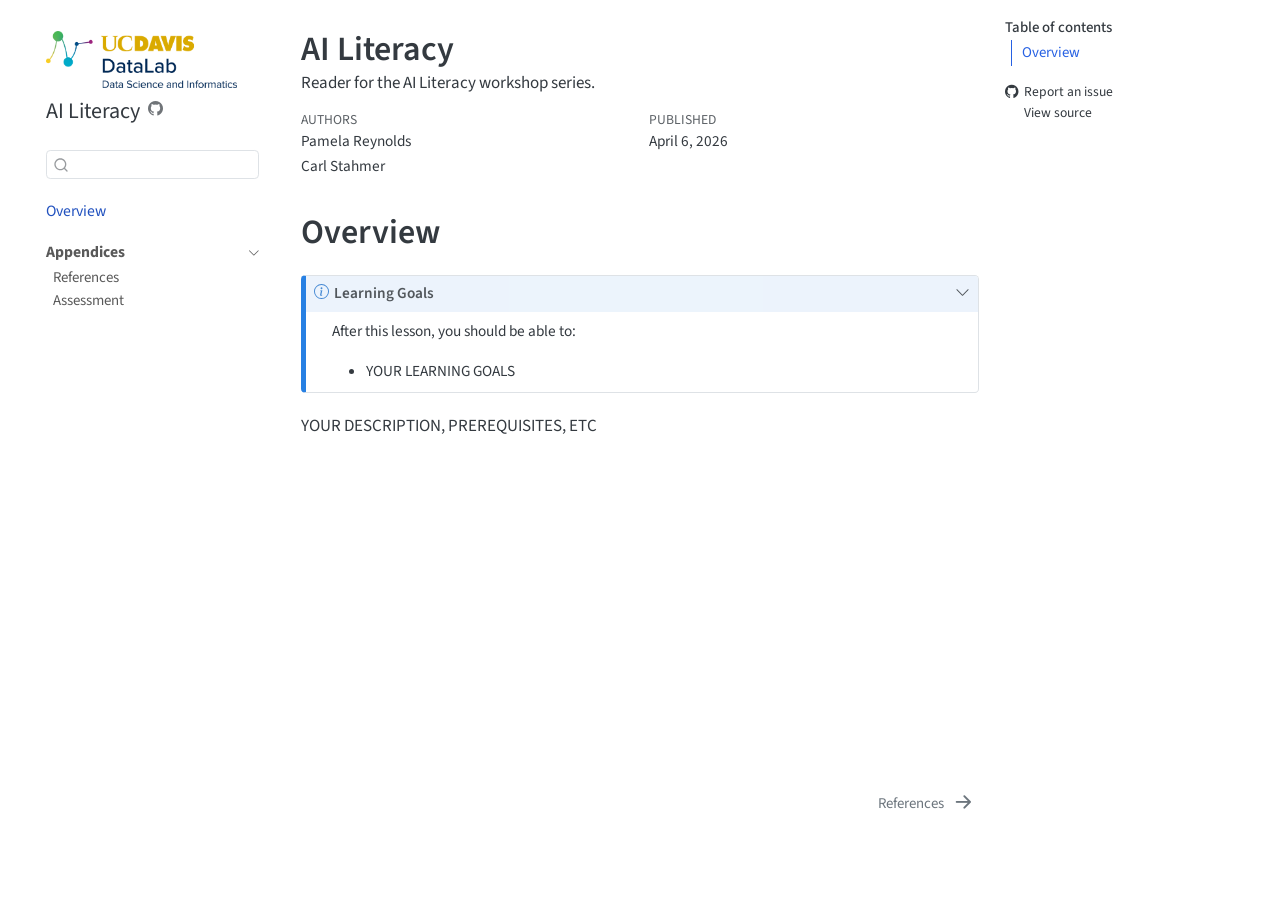
<file: index.html>
<!DOCTYPE html>
<html xmlns="http://www.w3.org/1999/xhtml" lang="en" xml:lang="en"><head>

<meta charset="utf-8">
<meta name="generator" content="quarto-1.8.27">

<meta name="viewport" content="width=device-width, initial-scale=1.0, user-scalable=yes">

<meta name="author" content="Pamela Reynolds">
<meta name="author" content="Carl Stahmer">
<meta name="dcterms.date" content="2026-04-06">
<meta name="description" content="Reader for the AI Literacy workshop series.">

<title>AI Literacy</title>
<style>
code{white-space: pre-wrap;}
span.smallcaps{font-variant: small-caps;}
div.columns{display: flex; gap: min(4vw, 1.5em);}
div.column{flex: auto; overflow-x: auto;}
div.hanging-indent{margin-left: 1.5em; text-indent: -1.5em;}
ul.task-list{list-style: none;}
ul.task-list li input[type="checkbox"] {
  width: 0.8em;
  margin: 0 0.8em 0.2em -1em; /* quarto-specific, see https://github.com/quarto-dev/quarto-cli/issues/4556 */ 
  vertical-align: middle;
}
</style>


<script src="site_libs/quarto-nav/quarto-nav.js"></script>
<script src="site_libs/quarto-nav/headroom.min.js"></script>
<script src="site_libs/clipboard/clipboard.min.js"></script>
<script src="site_libs/quarto-search/autocomplete.umd.js"></script>
<script src="site_libs/quarto-search/fuse.min.js"></script>
<script src="site_libs/quarto-search/quarto-search.js"></script>
<meta name="quarto:offset" content="./">
<link href="./chapters/references.html" rel="next">
<link href=".//images/logos/datalab-logo_square_150x150.png" rel="icon" type="image/png">
<script src="site_libs/quarto-html/quarto.js" type="module"></script>
<script src="site_libs/quarto-html/tabsets/tabsets.js" type="module"></script>
<script src="site_libs/quarto-html/axe/axe-check.js" type="module"></script>
<script src="site_libs/quarto-html/popper.min.js"></script>
<script src="site_libs/quarto-html/tippy.umd.min.js"></script>
<script src="site_libs/quarto-html/anchor.min.js"></script>
<link href="site_libs/quarto-html/tippy.css" rel="stylesheet">
<link href="site_libs/quarto-html/quarto-syntax-highlighting-ed96de9b727972fe78a7b5d16c58bf87.css" rel="stylesheet" id="quarto-text-highlighting-styles">
<script src="site_libs/bootstrap/bootstrap.min.js"></script>
<link href="site_libs/bootstrap/bootstrap-icons.css" rel="stylesheet">
<link href="site_libs/bootstrap/bootstrap-961636dc24a3dd519b1fdeaae1f2bae4.min.css" rel="stylesheet" append-hash="true" id="quarto-bootstrap" data-mode="light">
<script id="quarto-search-options" type="application/json">{
  "location": "sidebar",
  "copy-button": false,
  "collapse-after": 3,
  "panel-placement": "start",
  "type": "textbox",
  "limit": 50,
  "keyboard-shortcut": [
    "f",
    "/",
    "s"
  ],
  "show-item-context": false,
  "language": {
    "search-no-results-text": "No results",
    "search-matching-documents-text": "matching documents",
    "search-copy-link-title": "Copy link to search",
    "search-hide-matches-text": "Hide additional matches",
    "search-more-match-text": "more match in this document",
    "search-more-matches-text": "more matches in this document",
    "search-clear-button-title": "Clear",
    "search-text-placeholder": "",
    "search-detached-cancel-button-title": "Cancel",
    "search-submit-button-title": "Submit",
    "search-label": "Search"
  }
}</script>
<style>
.callout.callout-style-default .callout-body {
  padding: 0 1.5rem 0;
}
.cell-output-stdout {
  overflow-y: scroll;
  max-height: 30rem;
  margin-bottom: 0.75rem;
}
#quarto-sidebar a.text-start {
  margin-top: 1rem;
  font-weight: bold;
}
</style>


<meta property="og:title" content="AI Literacy">
<meta property="og:description" content="Reader for the AI Literacy workshop series.">
<meta property="og:image" content="https://ucdavisdatalab.github.io/workshop_ai_literacy/images/logos/datalab-logo_opengraph_1200x630.png">
<meta property="og:site_name" content="AI Literacy">
<meta property="og:image:height" content="630">
<meta property="og:image:width" content="1200">
<meta name="twitter:title" content="AI Literacy">
<meta name="twitter:description" content="Reader for the AI Literacy workshop series.">
<meta name="twitter:image" content="https://ucdavisdatalab.github.io/workshop_ai_literacy/images/logos/datalab-logo_opengraph_1200x630.png">
<meta name="twitter:image-height" content="630">
<meta name="twitter:image-width" content="1200">
<meta name="twitter:card" content="summary_large_image">
</head>

<body class="nav-sidebar floating quarto-light">

<div id="quarto-search-results"></div>
  <header id="quarto-header" class="headroom fixed-top">
  <nav class="quarto-secondary-nav">
    <div class="container-fluid d-flex">
      <button type="button" class="quarto-btn-toggle btn" data-bs-toggle="collapse" role="button" data-bs-target=".quarto-sidebar-collapse-item" aria-controls="quarto-sidebar" aria-expanded="false" aria-label="Toggle sidebar navigation" onclick="if (window.quartoToggleHeadroom) { window.quartoToggleHeadroom(); }">
        <i class="bi bi-layout-text-sidebar-reverse"></i>
      </button>
        <nav class="quarto-page-breadcrumbs" aria-label="breadcrumb"><ol class="breadcrumb"><li class="breadcrumb-item"><a href="./index.html">Overview</a></li></ol></nav>
        <a class="flex-grow-1" role="navigation" data-bs-toggle="collapse" data-bs-target=".quarto-sidebar-collapse-item" aria-controls="quarto-sidebar" aria-expanded="false" aria-label="Toggle sidebar navigation" onclick="if (window.quartoToggleHeadroom) { window.quartoToggleHeadroom(); }">      
        </a>
      <button type="button" class="btn quarto-search-button" aria-label="Search" onclick="window.quartoOpenSearch();">
        <i class="bi bi-search"></i>
      </button>
    </div>
  </nav>
</header>
<!-- content -->
<div id="quarto-content" class="quarto-container page-columns page-rows-contents page-layout-article">
<!-- sidebar -->
  <nav id="quarto-sidebar" class="sidebar collapse collapse-horizontal quarto-sidebar-collapse-item sidebar-navigation floating overflow-auto">
    <div class="pt-lg-2 mt-2 text-left sidebar-header sidebar-header-stacked">
      <a href="https://datalab.ucdavis.edu/" class="sidebar-logo-link">
      <img src="./images/logos/datalab-logo-full-color-rgb.png" alt="The logo of the UC Davis DataLab." class="sidebar-logo light-content py-0 d-lg-inline d-none">
      <img src="./images/logos/datalab-logo-full-color-rgb.png" alt="The logo of the UC Davis DataLab." class="sidebar-logo dark-content py-0 d-lg-inline d-none">
      </a>
    <div class="sidebar-title mb-0 py-0">
      <a href="./">AI Literacy</a> 
        <div class="sidebar-tools-main">
    <a href="https://github.com/ucdavisdatalab/workshop_ai_literacy" title="Source Code" class="quarto-navigation-tool px-1" aria-label="Source Code"><i class="bi bi-github"></i></a>
</div>
    </div>
      </div>
        <div class="mt-2 flex-shrink-0 align-items-center">
        <div class="sidebar-search">
        <div id="quarto-search" class="" title="Search"></div>
        </div>
        </div>
    <div class="sidebar-menu-container"> 
    <ul class="list-unstyled mt-1">
        <li class="sidebar-item">
  <div class="sidebar-item-container"> 
  <a href="./index.html" class="sidebar-item-text sidebar-link active">
 <span class="menu-text">Overview</span></a>
  </div>
</li>
        <li class="sidebar-item sidebar-item-section">
      <div class="sidebar-item-container"> 
            <a class="sidebar-item-text sidebar-link text-start" data-bs-toggle="collapse" data-bs-target="#quarto-sidebar-section-1" role="navigation" aria-expanded="true">
 <span class="menu-text">Appendices</span></a>
          <a class="sidebar-item-toggle text-start" data-bs-toggle="collapse" data-bs-target="#quarto-sidebar-section-1" role="navigation" aria-expanded="true" aria-label="Toggle section">
            <i class="bi bi-chevron-right ms-2"></i>
          </a> 
      </div>
      <ul id="quarto-sidebar-section-1" class="collapse list-unstyled sidebar-section depth1 show">  
          <li class="sidebar-item">
  <div class="sidebar-item-container"> 
  <a href="./chapters/references.html" class="sidebar-item-text sidebar-link">
 <span class="menu-text">References</span></a>
  </div>
</li>
          <li class="sidebar-item">
  <div class="sidebar-item-container"> 
  <a href="./chapters/assessment.html" class="sidebar-item-text sidebar-link">
 <span class="menu-text">Assessment</span></a>
  </div>
</li>
      </ul>
  </li>
    </ul>
    </div>
</nav>
<div id="quarto-sidebar-glass" class="quarto-sidebar-collapse-item" data-bs-toggle="collapse" data-bs-target=".quarto-sidebar-collapse-item"></div>
<!-- margin-sidebar -->
    <div id="quarto-margin-sidebar" class="sidebar margin-sidebar">
        <nav id="TOC" role="doc-toc" class="toc-active">
    <h2 id="toc-title">Table of contents</h2>
   
  <ul>
  <li><a href="#overview" id="toc-overview" class="nav-link active" data-scroll-target="#overview">Overview</a></li>
  </ul>
<div class="toc-actions"><ul><li><a href="https://github.com/ucdavisdatalab/workshop_ai_literacy/issues/new" class="toc-action"><i class="bi bi-github"></i>Report an issue</a></li><li><a href="https://github.com/ucdavisdatalab/workshop_ai_literacy/blob/main/index.qmd" class="toc-action"><i class="bi empty"></i>View source</a></li></ul></div></nav>
    </div>
<!-- main -->
<main class="content" id="quarto-document-content">

<header id="title-block-header" class="quarto-title-block default">
<div class="quarto-title">
<h1 class="title">AI Literacy</h1>
</div>

<div>
  <div class="description">
    Reader for the AI Literacy workshop series.
  </div>
</div>


<div class="quarto-title-meta">

    <div>
    <div class="quarto-title-meta-heading">Authors</div>
    <div class="quarto-title-meta-contents">
             <p>Pamela Reynolds </p>
             <p>Carl Stahmer </p>
          </div>
  </div>
    
    <div>
    <div class="quarto-title-meta-heading">Published</div>
    <div class="quarto-title-meta-contents">
      <p class="date">April 6, 2026</p>
    </div>
  </div>
  
    
  </div>
  


</header>


<section id="overview" class="level1 unnumbered">
<h1 class="unnumbered">Overview</h1>
<div class="callout callout-style-default callout-note callout-titled" title="Learning Goals">
<div class="callout-header d-flex align-content-center" data-bs-toggle="collapse" data-bs-target=".callout-1-contents" aria-controls="callout-1" aria-expanded="true" aria-label="Toggle callout">
<div class="callout-icon-container">
<i class="callout-icon"></i>
</div>
<div class="callout-title-container flex-fill">
<span class="screen-reader-only">Note</span>Learning Goals
</div>
<div class="callout-btn-toggle d-inline-block border-0 py-1 ps-1 pe-0 float-end"><i class="callout-toggle"></i></div>
</div>
<div id="callout-1" class="callout-1-contents callout-collapse collapse show">
<div class="callout-body-container callout-body">
<p>After this lesson, you should be able to:</p>
<ul>
<li>YOUR LEARNING GOALS</li>
</ul>
</div>
</div>
</div>
<p>YOUR DESCRIPTION, PREREQUISITES, ETC</p>


</section>

</main> <!-- /main -->
<script id="quarto-html-after-body" type="application/javascript">
  window.document.addEventListener("DOMContentLoaded", function (event) {
    const icon = "";
    const anchorJS = new window.AnchorJS();
    anchorJS.options = {
      placement: 'right',
      icon: icon
    };
    anchorJS.add('.anchored');
    const isCodeAnnotation = (el) => {
      for (const clz of el.classList) {
        if (clz.startsWith('code-annotation-')) {                     
          return true;
        }
      }
      return false;
    }
    const onCopySuccess = function(e) {
      // button target
      const button = e.trigger;
      // don't keep focus
      button.blur();
      // flash "checked"
      button.classList.add('code-copy-button-checked');
      var currentTitle = button.getAttribute("title");
      button.setAttribute("title", "Copied!");
      let tooltip;
      if (window.bootstrap) {
        button.setAttribute("data-bs-toggle", "tooltip");
        button.setAttribute("data-bs-placement", "left");
        button.setAttribute("data-bs-title", "Copied!");
        tooltip = new bootstrap.Tooltip(button, 
          { trigger: "manual", 
            customClass: "code-copy-button-tooltip",
            offset: [0, -8]});
        tooltip.show();    
      }
      setTimeout(function() {
        if (tooltip) {
          tooltip.hide();
          button.removeAttribute("data-bs-title");
          button.removeAttribute("data-bs-toggle");
          button.removeAttribute("data-bs-placement");
        }
        button.setAttribute("title", currentTitle);
        button.classList.remove('code-copy-button-checked');
      }, 1000);
      // clear code selection
      e.clearSelection();
    }
    const getTextToCopy = function(trigger) {
      const outerScaffold = trigger.parentElement.cloneNode(true);
      const codeEl = outerScaffold.querySelector('code');
      for (const childEl of codeEl.children) {
        if (isCodeAnnotation(childEl)) {
          childEl.remove();
        }
      }
      return codeEl.innerText;
    }
    const clipboard = new window.ClipboardJS('.code-copy-button:not([data-in-quarto-modal])', {
      text: getTextToCopy
    });
    clipboard.on('success', onCopySuccess);
    if (window.document.getElementById('quarto-embedded-source-code-modal')) {
      const clipboardModal = new window.ClipboardJS('.code-copy-button[data-in-quarto-modal]', {
        text: getTextToCopy,
        container: window.document.getElementById('quarto-embedded-source-code-modal')
      });
      clipboardModal.on('success', onCopySuccess);
    }
      var localhostRegex = new RegExp(/^(?:http|https):\/\/localhost\:?[0-9]*\//);
      var mailtoRegex = new RegExp(/^mailto:/);
        var filterRegex = new RegExp("https:\/\/ucdavisdatalab\.github\.io\/workshop_ai_literacy");
      var isInternal = (href) => {
          return filterRegex.test(href) || localhostRegex.test(href) || mailtoRegex.test(href);
      }
      // Inspect non-navigation links and adorn them if external
     var links = window.document.querySelectorAll('a[href]:not(.nav-link):not(.navbar-brand):not(.toc-action):not(.sidebar-link):not(.sidebar-item-toggle):not(.pagination-link):not(.no-external):not([aria-hidden]):not(.dropdown-item):not(.quarto-navigation-tool):not(.about-link)');
      for (var i=0; i<links.length; i++) {
        const link = links[i];
        if (!isInternal(link.href)) {
          // undo the damage that might have been done by quarto-nav.js in the case of
          // links that we want to consider external
          if (link.dataset.originalHref !== undefined) {
            link.href = link.dataset.originalHref;
          }
        }
      }
    function tippyHover(el, contentFn, onTriggerFn, onUntriggerFn) {
      const config = {
        allowHTML: true,
        maxWidth: 500,
        delay: 100,
        arrow: false,
        appendTo: function(el) {
            return el.parentElement;
        },
        interactive: true,
        interactiveBorder: 10,
        theme: 'quarto',
        placement: 'bottom-start',
      };
      if (contentFn) {
        config.content = contentFn;
      }
      if (onTriggerFn) {
        config.onTrigger = onTriggerFn;
      }
      if (onUntriggerFn) {
        config.onUntrigger = onUntriggerFn;
      }
      window.tippy(el, config); 
    }
    const noterefs = window.document.querySelectorAll('a[role="doc-noteref"]');
    for (var i=0; i<noterefs.length; i++) {
      const ref = noterefs[i];
      tippyHover(ref, function() {
        // use id or data attribute instead here
        let href = ref.getAttribute('data-footnote-href') || ref.getAttribute('href');
        try { href = new URL(href).hash; } catch {}
        const id = href.replace(/^#\/?/, "");
        const note = window.document.getElementById(id);
        if (note) {
          return note.innerHTML;
        } else {
          return "";
        }
      });
    }
    const xrefs = window.document.querySelectorAll('a.quarto-xref');
    const processXRef = (id, note) => {
      // Strip column container classes
      const stripColumnClz = (el) => {
        el.classList.remove("page-full", "page-columns");
        if (el.children) {
          for (const child of el.children) {
            stripColumnClz(child);
          }
        }
      }
      stripColumnClz(note)
      if (id === null || id.startsWith('sec-')) {
        // Special case sections, only their first couple elements
        const container = document.createElement("div");
        if (note.children && note.children.length > 2) {
          container.appendChild(note.children[0].cloneNode(true));
          for (let i = 1; i < note.children.length; i++) {
            const child = note.children[i];
            if (child.tagName === "P" && child.innerText === "") {
              continue;
            } else {
              container.appendChild(child.cloneNode(true));
              break;
            }
          }
          if (window.Quarto?.typesetMath) {
            window.Quarto.typesetMath(container);
          }
          return container.innerHTML
        } else {
          if (window.Quarto?.typesetMath) {
            window.Quarto.typesetMath(note);
          }
          return note.innerHTML;
        }
      } else {
        // Remove any anchor links if they are present
        const anchorLink = note.querySelector('a.anchorjs-link');
        if (anchorLink) {
          anchorLink.remove();
        }
        if (window.Quarto?.typesetMath) {
          window.Quarto.typesetMath(note);
        }
        if (note.classList.contains("callout")) {
          return note.outerHTML;
        } else {
          return note.innerHTML;
        }
      }
    }
    for (var i=0; i<xrefs.length; i++) {
      const xref = xrefs[i];
      tippyHover(xref, undefined, function(instance) {
        instance.disable();
        let url = xref.getAttribute('href');
        let hash = undefined; 
        if (url.startsWith('#')) {
          hash = url;
        } else {
          try { hash = new URL(url).hash; } catch {}
        }
        if (hash) {
          const id = hash.replace(/^#\/?/, "");
          const note = window.document.getElementById(id);
          if (note !== null) {
            try {
              const html = processXRef(id, note.cloneNode(true));
              instance.setContent(html);
            } finally {
              instance.enable();
              instance.show();
            }
          } else {
            // See if we can fetch this
            fetch(url.split('#')[0])
            .then(res => res.text())
            .then(html => {
              const parser = new DOMParser();
              const htmlDoc = parser.parseFromString(html, "text/html");
              const note = htmlDoc.getElementById(id);
              if (note !== null) {
                const html = processXRef(id, note);
                instance.setContent(html);
              } 
            }).finally(() => {
              instance.enable();
              instance.show();
            });
          }
        } else {
          // See if we can fetch a full url (with no hash to target)
          // This is a special case and we should probably do some content thinning / targeting
          fetch(url)
          .then(res => res.text())
          .then(html => {
            const parser = new DOMParser();
            const htmlDoc = parser.parseFromString(html, "text/html");
            const note = htmlDoc.querySelector('main.content');
            if (note !== null) {
              // This should only happen for chapter cross references
              // (since there is no id in the URL)
              // remove the first header
              if (note.children.length > 0 && note.children[0].tagName === "HEADER") {
                note.children[0].remove();
              }
              const html = processXRef(null, note);
              instance.setContent(html);
            } 
          }).finally(() => {
            instance.enable();
            instance.show();
          });
        }
      }, function(instance) {
      });
    }
        let selectedAnnoteEl;
        const selectorForAnnotation = ( cell, annotation) => {
          let cellAttr = 'data-code-cell="' + cell + '"';
          let lineAttr = 'data-code-annotation="' +  annotation + '"';
          const selector = 'span[' + cellAttr + '][' + lineAttr + ']';
          return selector;
        }
        const selectCodeLines = (annoteEl) => {
          const doc = window.document;
          const targetCell = annoteEl.getAttribute("data-target-cell");
          const targetAnnotation = annoteEl.getAttribute("data-target-annotation");
          const annoteSpan = window.document.querySelector(selectorForAnnotation(targetCell, targetAnnotation));
          const lines = annoteSpan.getAttribute("data-code-lines").split(",");
          const lineIds = lines.map((line) => {
            return targetCell + "-" + line;
          })
          let top = null;
          let height = null;
          let parent = null;
          if (lineIds.length > 0) {
              //compute the position of the single el (top and bottom and make a div)
              const el = window.document.getElementById(lineIds[0]);
              top = el.offsetTop;
              height = el.offsetHeight;
              parent = el.parentElement.parentElement;
            if (lineIds.length > 1) {
              const lastEl = window.document.getElementById(lineIds[lineIds.length - 1]);
              const bottom = lastEl.offsetTop + lastEl.offsetHeight;
              height = bottom - top;
            }
            if (top !== null && height !== null && parent !== null) {
              // cook up a div (if necessary) and position it 
              let div = window.document.getElementById("code-annotation-line-highlight");
              if (div === null) {
                div = window.document.createElement("div");
                div.setAttribute("id", "code-annotation-line-highlight");
                div.style.position = 'absolute';
                parent.appendChild(div);
              }
              div.style.top = top - 2 + "px";
              div.style.height = height + 4 + "px";
              div.style.left = 0;
              let gutterDiv = window.document.getElementById("code-annotation-line-highlight-gutter");
              if (gutterDiv === null) {
                gutterDiv = window.document.createElement("div");
                gutterDiv.setAttribute("id", "code-annotation-line-highlight-gutter");
                gutterDiv.style.position = 'absolute';
                const codeCell = window.document.getElementById(targetCell);
                const gutter = codeCell.querySelector('.code-annotation-gutter');
                gutter.appendChild(gutterDiv);
              }
              gutterDiv.style.top = top - 2 + "px";
              gutterDiv.style.height = height + 4 + "px";
            }
            selectedAnnoteEl = annoteEl;
          }
        };
        const unselectCodeLines = () => {
          const elementsIds = ["code-annotation-line-highlight", "code-annotation-line-highlight-gutter"];
          elementsIds.forEach((elId) => {
            const div = window.document.getElementById(elId);
            if (div) {
              div.remove();
            }
          });
          selectedAnnoteEl = undefined;
        };
          // Handle positioning of the toggle
      window.addEventListener(
        "resize",
        throttle(() => {
          elRect = undefined;
          if (selectedAnnoteEl) {
            selectCodeLines(selectedAnnoteEl);
          }
        }, 10)
      );
      function throttle(fn, ms) {
      let throttle = false;
      let timer;
        return (...args) => {
          if(!throttle) { // first call gets through
              fn.apply(this, args);
              throttle = true;
          } else { // all the others get throttled
              if(timer) clearTimeout(timer); // cancel #2
              timer = setTimeout(() => {
                fn.apply(this, args);
                timer = throttle = false;
              }, ms);
          }
        };
      }
        // Attach click handler to the DT
        const annoteDls = window.document.querySelectorAll('dt[data-target-cell]');
        for (const annoteDlNode of annoteDls) {
          annoteDlNode.addEventListener('click', (event) => {
            const clickedEl = event.target;
            if (clickedEl !== selectedAnnoteEl) {
              unselectCodeLines();
              const activeEl = window.document.querySelector('dt[data-target-cell].code-annotation-active');
              if (activeEl) {
                activeEl.classList.remove('code-annotation-active');
              }
              selectCodeLines(clickedEl);
              clickedEl.classList.add('code-annotation-active');
            } else {
              // Unselect the line
              unselectCodeLines();
              clickedEl.classList.remove('code-annotation-active');
            }
          });
        }
    const findCites = (el) => {
      const parentEl = el.parentElement;
      if (parentEl) {
        const cites = parentEl.dataset.cites;
        if (cites) {
          return {
            el,
            cites: cites.split(' ')
          };
        } else {
          return findCites(el.parentElement)
        }
      } else {
        return undefined;
      }
    };
    var bibliorefs = window.document.querySelectorAll('a[role="doc-biblioref"]');
    for (var i=0; i<bibliorefs.length; i++) {
      const ref = bibliorefs[i];
      const citeInfo = findCites(ref);
      if (citeInfo) {
        tippyHover(citeInfo.el, function() {
          var popup = window.document.createElement('div');
          citeInfo.cites.forEach(function(cite) {
            var citeDiv = window.document.createElement('div');
            citeDiv.classList.add('hanging-indent');
            citeDiv.classList.add('csl-entry');
            var biblioDiv = window.document.getElementById('ref-' + cite);
            if (biblioDiv) {
              citeDiv.innerHTML = biblioDiv.innerHTML;
            }
            popup.appendChild(citeDiv);
          });
          return popup.innerHTML;
        });
      }
    }
  });
  </script>
<nav class="page-navigation">
  <div class="nav-page nav-page-previous">
  </div>
  <div class="nav-page nav-page-next">
      <a href="./chapters/references.html" class="pagination-link" aria-label="References">
        <span class="nav-page-text">References</span> <i class="bi bi-arrow-right-short"></i>
      </a>
  </div>
</nav>
</div> <!-- /content -->




<footer class="footer"><div class="nav-footer"><div class="nav-footer-center"><div class="toc-actions d-sm-block d-md-none"><ul><li><a href="https://github.com/ucdavisdatalab/workshop_ai_literacy/issues/new" class="toc-action"><i class="bi bi-github"></i>Report an issue</a></li><li><a href="https://github.com/ucdavisdatalab/workshop_ai_literacy/blob/main/index.qmd" class="toc-action"><i class="bi empty"></i>View source</a></li></ul></div></div></div></footer></body></html>
</file>
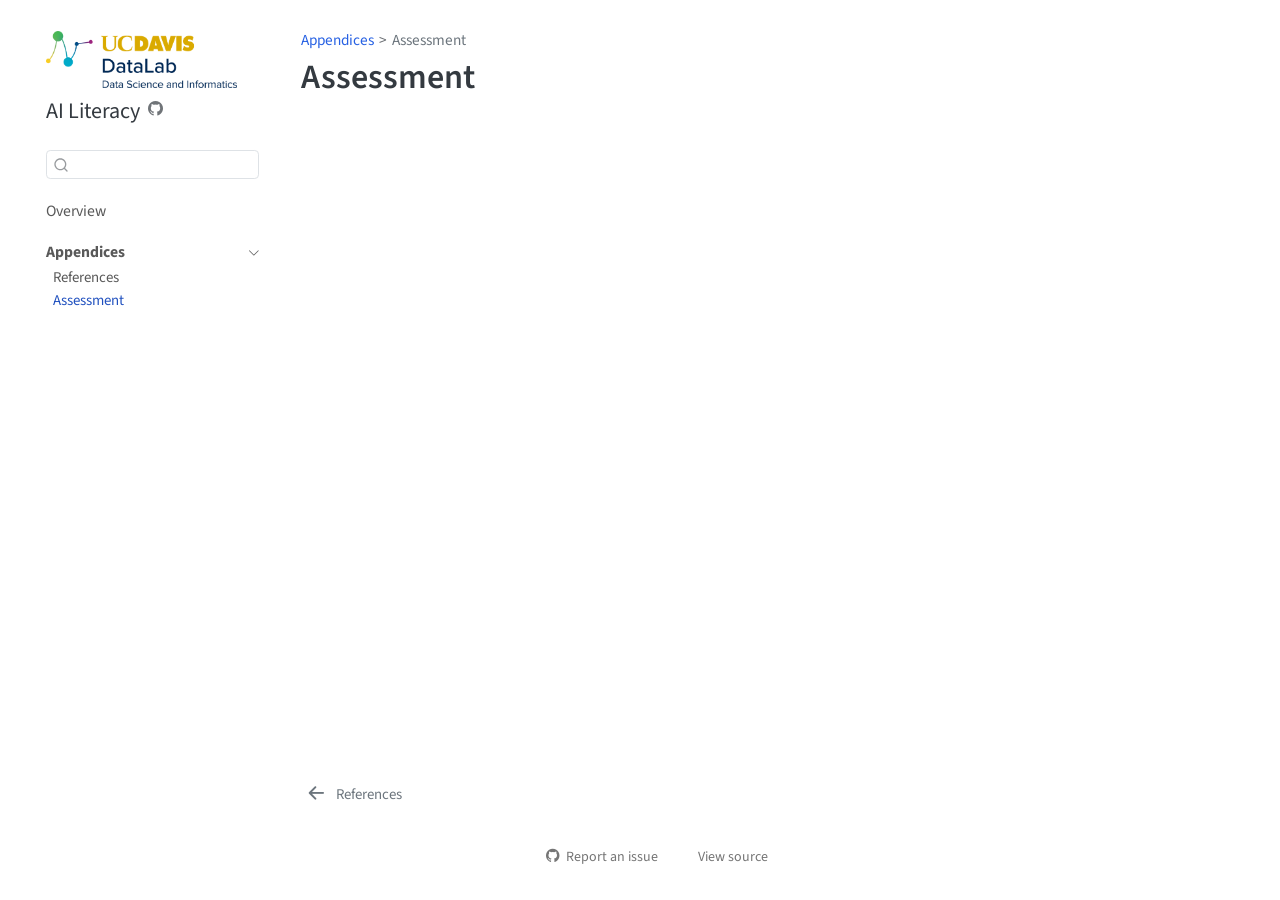
<file: chapters/assessment.html>
<!DOCTYPE html>
<html xmlns="http://www.w3.org/1999/xhtml" lang="en" xml:lang="en"><head>

<meta charset="utf-8">
<meta name="generator" content="quarto-1.8.27">

<meta name="viewport" content="width=device-width, initial-scale=1.0, user-scalable=yes">

<meta name="description" content="Reader for the AI Literacy workshop series.">

<title>Assessment – AI Literacy</title>
<style>
code{white-space: pre-wrap;}
span.smallcaps{font-variant: small-caps;}
div.columns{display: flex; gap: min(4vw, 1.5em);}
div.column{flex: auto; overflow-x: auto;}
div.hanging-indent{margin-left: 1.5em; text-indent: -1.5em;}
ul.task-list{list-style: none;}
ul.task-list li input[type="checkbox"] {
  width: 0.8em;
  margin: 0 0.8em 0.2em -1em; /* quarto-specific, see https://github.com/quarto-dev/quarto-cli/issues/4556 */ 
  vertical-align: middle;
}
</style>


<script src="../site_libs/quarto-nav/quarto-nav.js"></script>
<script src="../site_libs/quarto-nav/headroom.min.js"></script>
<script src="../site_libs/clipboard/clipboard.min.js"></script>
<script src="../site_libs/quarto-search/autocomplete.umd.js"></script>
<script src="../site_libs/quarto-search/fuse.min.js"></script>
<script src="../site_libs/quarto-search/quarto-search.js"></script>
<meta name="quarto:offset" content="../">
<link href="../chapters/references.html" rel="prev">
<link href="..//images/logos/datalab-logo_square_150x150.png" rel="icon" type="image/png">
<script src="../site_libs/quarto-html/quarto.js" type="module"></script>
<script src="../site_libs/quarto-html/tabsets/tabsets.js" type="module"></script>
<script src="../site_libs/quarto-html/axe/axe-check.js" type="module"></script>
<script src="../site_libs/quarto-html/popper.min.js"></script>
<script src="../site_libs/quarto-html/tippy.umd.min.js"></script>
<script src="../site_libs/quarto-html/anchor.min.js"></script>
<link href="../site_libs/quarto-html/tippy.css" rel="stylesheet">
<link href="../site_libs/quarto-html/quarto-syntax-highlighting-ed96de9b727972fe78a7b5d16c58bf87.css" rel="stylesheet" id="quarto-text-highlighting-styles">
<script src="../site_libs/bootstrap/bootstrap.min.js"></script>
<link href="../site_libs/bootstrap/bootstrap-icons.css" rel="stylesheet">
<link href="../site_libs/bootstrap/bootstrap-961636dc24a3dd519b1fdeaae1f2bae4.min.css" rel="stylesheet" append-hash="true" id="quarto-bootstrap" data-mode="light">
<script id="quarto-search-options" type="application/json">{
  "location": "sidebar",
  "copy-button": false,
  "collapse-after": 3,
  "panel-placement": "start",
  "type": "textbox",
  "limit": 50,
  "keyboard-shortcut": [
    "f",
    "/",
    "s"
  ],
  "show-item-context": false,
  "language": {
    "search-no-results-text": "No results",
    "search-matching-documents-text": "matching documents",
    "search-copy-link-title": "Copy link to search",
    "search-hide-matches-text": "Hide additional matches",
    "search-more-match-text": "more match in this document",
    "search-more-matches-text": "more matches in this document",
    "search-clear-button-title": "Clear",
    "search-text-placeholder": "",
    "search-detached-cancel-button-title": "Cancel",
    "search-submit-button-title": "Submit",
    "search-label": "Search"
  }
}</script>
<style>
.callout.callout-style-default .callout-body {
  padding: 0 1.5rem 0;
}
.cell-output-stdout {
  overflow-y: scroll;
  max-height: 30rem;
  margin-bottom: 0.75rem;
}
#quarto-sidebar a.text-start {
  margin-top: 1rem;
  font-weight: bold;
}
</style>


<meta property="og:title" content="Assessment – AI Literacy">
<meta property="og:description" content="Reader for the AI Literacy workshop series.">
<meta property="og:image" content="https://ucdavisdatalab.github.io/workshop_ai_literacy/images/logos/datalab-logo_opengraph_1200x630.png">
<meta property="og:site_name" content="AI Literacy">
<meta property="og:image:height" content="630">
<meta property="og:image:width" content="1200">
<meta name="twitter:title" content="Assessment – AI Literacy">
<meta name="twitter:description" content="Reader for the AI Literacy workshop series.">
<meta name="twitter:image" content="https://ucdavisdatalab.github.io/workshop_ai_literacy/images/logos/datalab-logo_opengraph_1200x630.png">
<meta name="twitter:image-height" content="630">
<meta name="twitter:image-width" content="1200">
<meta name="twitter:card" content="summary_large_image">
</head>

<body class="nav-sidebar floating quarto-light">

<div id="quarto-search-results"></div>
  <header id="quarto-header" class="headroom fixed-top">
  <nav class="quarto-secondary-nav">
    <div class="container-fluid d-flex">
      <button type="button" class="quarto-btn-toggle btn" data-bs-toggle="collapse" role="button" data-bs-target=".quarto-sidebar-collapse-item" aria-controls="quarto-sidebar" aria-expanded="false" aria-label="Toggle sidebar navigation" onclick="if (window.quartoToggleHeadroom) { window.quartoToggleHeadroom(); }">
        <i class="bi bi-layout-text-sidebar-reverse"></i>
      </button>
        <nav class="quarto-page-breadcrumbs" aria-label="breadcrumb"><ol class="breadcrumb"><li class="breadcrumb-item"><a href="../chapters/references.html">Appendices</a></li><li class="breadcrumb-item"><a href="../chapters/assessment.html">Assessment</a></li></ol></nav>
        <a class="flex-grow-1" role="navigation" data-bs-toggle="collapse" data-bs-target=".quarto-sidebar-collapse-item" aria-controls="quarto-sidebar" aria-expanded="false" aria-label="Toggle sidebar navigation" onclick="if (window.quartoToggleHeadroom) { window.quartoToggleHeadroom(); }">      
        </a>
      <button type="button" class="btn quarto-search-button" aria-label="Search" onclick="window.quartoOpenSearch();">
        <i class="bi bi-search"></i>
      </button>
    </div>
  </nav>
</header>
<!-- content -->
<div id="quarto-content" class="quarto-container page-columns page-rows-contents page-layout-article">
<!-- sidebar -->
  <nav id="quarto-sidebar" class="sidebar collapse collapse-horizontal quarto-sidebar-collapse-item sidebar-navigation floating overflow-auto">
    <div class="pt-lg-2 mt-2 text-left sidebar-header sidebar-header-stacked">
      <a href="https://datalab.ucdavis.edu/" class="sidebar-logo-link">
      <img src="../images/logos/datalab-logo-full-color-rgb.png" alt="The logo of the UC Davis DataLab." class="sidebar-logo light-content py-0 d-lg-inline d-none">
      <img src="../images/logos/datalab-logo-full-color-rgb.png" alt="The logo of the UC Davis DataLab." class="sidebar-logo dark-content py-0 d-lg-inline d-none">
      </a>
    <div class="sidebar-title mb-0 py-0">
      <a href="../">AI Literacy</a> 
        <div class="sidebar-tools-main">
    <a href="https://github.com/ucdavisdatalab/workshop_ai_literacy" title="Source Code" class="quarto-navigation-tool px-1" aria-label="Source Code"><i class="bi bi-github"></i></a>
</div>
    </div>
      </div>
        <div class="mt-2 flex-shrink-0 align-items-center">
        <div class="sidebar-search">
        <div id="quarto-search" class="" title="Search"></div>
        </div>
        </div>
    <div class="sidebar-menu-container"> 
    <ul class="list-unstyled mt-1">
        <li class="sidebar-item">
  <div class="sidebar-item-container"> 
  <a href="../index.html" class="sidebar-item-text sidebar-link">
 <span class="menu-text">Overview</span></a>
  </div>
</li>
        <li class="sidebar-item sidebar-item-section">
      <div class="sidebar-item-container"> 
            <a class="sidebar-item-text sidebar-link text-start" data-bs-toggle="collapse" data-bs-target="#quarto-sidebar-section-1" role="navigation" aria-expanded="true">
 <span class="menu-text">Appendices</span></a>
          <a class="sidebar-item-toggle text-start" data-bs-toggle="collapse" data-bs-target="#quarto-sidebar-section-1" role="navigation" aria-expanded="true" aria-label="Toggle section">
            <i class="bi bi-chevron-right ms-2"></i>
          </a> 
      </div>
      <ul id="quarto-sidebar-section-1" class="collapse list-unstyled sidebar-section depth1 show">  
          <li class="sidebar-item">
  <div class="sidebar-item-container"> 
  <a href="../chapters/references.html" class="sidebar-item-text sidebar-link">
 <span class="menu-text">References</span></a>
  </div>
</li>
          <li class="sidebar-item">
  <div class="sidebar-item-container"> 
  <a href="../chapters/assessment.html" class="sidebar-item-text sidebar-link active">
 <span class="menu-text">Assessment</span></a>
  </div>
</li>
      </ul>
  </li>
    </ul>
    </div>
</nav>
<div id="quarto-sidebar-glass" class="quarto-sidebar-collapse-item" data-bs-toggle="collapse" data-bs-target=".quarto-sidebar-collapse-item"></div>
<!-- margin-sidebar -->
    <div id="quarto-margin-sidebar" class="sidebar margin-sidebar zindex-bottom">
        
    </div>
<!-- main -->
<main class="content" id="quarto-document-content">

<header id="title-block-header" class="quarto-title-block default"><nav class="quarto-page-breadcrumbs quarto-title-breadcrumbs d-none d-lg-block" aria-label="breadcrumb"><ol class="breadcrumb"><li class="breadcrumb-item"><a href="../chapters/references.html">Appendices</a></li><li class="breadcrumb-item"><a href="../chapters/assessment.html">Assessment</a></li></ol></nav>
<div class="quarto-title">
<h1 class="title">Assessment</h1>
</div>



<div class="quarto-title-meta">

    
  
    
  </div>
  


</header>





</main> <!-- /main -->
<script id="quarto-html-after-body" type="application/javascript">
  window.document.addEventListener("DOMContentLoaded", function (event) {
    const icon = "";
    const anchorJS = new window.AnchorJS();
    anchorJS.options = {
      placement: 'right',
      icon: icon
    };
    anchorJS.add('.anchored');
    const isCodeAnnotation = (el) => {
      for (const clz of el.classList) {
        if (clz.startsWith('code-annotation-')) {                     
          return true;
        }
      }
      return false;
    }
    const onCopySuccess = function(e) {
      // button target
      const button = e.trigger;
      // don't keep focus
      button.blur();
      // flash "checked"
      button.classList.add('code-copy-button-checked');
      var currentTitle = button.getAttribute("title");
      button.setAttribute("title", "Copied!");
      let tooltip;
      if (window.bootstrap) {
        button.setAttribute("data-bs-toggle", "tooltip");
        button.setAttribute("data-bs-placement", "left");
        button.setAttribute("data-bs-title", "Copied!");
        tooltip = new bootstrap.Tooltip(button, 
          { trigger: "manual", 
            customClass: "code-copy-button-tooltip",
            offset: [0, -8]});
        tooltip.show();    
      }
      setTimeout(function() {
        if (tooltip) {
          tooltip.hide();
          button.removeAttribute("data-bs-title");
          button.removeAttribute("data-bs-toggle");
          button.removeAttribute("data-bs-placement");
        }
        button.setAttribute("title", currentTitle);
        button.classList.remove('code-copy-button-checked');
      }, 1000);
      // clear code selection
      e.clearSelection();
    }
    const getTextToCopy = function(trigger) {
      const outerScaffold = trigger.parentElement.cloneNode(true);
      const codeEl = outerScaffold.querySelector('code');
      for (const childEl of codeEl.children) {
        if (isCodeAnnotation(childEl)) {
          childEl.remove();
        }
      }
      return codeEl.innerText;
    }
    const clipboard = new window.ClipboardJS('.code-copy-button:not([data-in-quarto-modal])', {
      text: getTextToCopy
    });
    clipboard.on('success', onCopySuccess);
    if (window.document.getElementById('quarto-embedded-source-code-modal')) {
      const clipboardModal = new window.ClipboardJS('.code-copy-button[data-in-quarto-modal]', {
        text: getTextToCopy,
        container: window.document.getElementById('quarto-embedded-source-code-modal')
      });
      clipboardModal.on('success', onCopySuccess);
    }
      var localhostRegex = new RegExp(/^(?:http|https):\/\/localhost\:?[0-9]*\//);
      var mailtoRegex = new RegExp(/^mailto:/);
        var filterRegex = new RegExp("https:\/\/ucdavisdatalab\.github\.io\/workshop_ai_literacy");
      var isInternal = (href) => {
          return filterRegex.test(href) || localhostRegex.test(href) || mailtoRegex.test(href);
      }
      // Inspect non-navigation links and adorn them if external
     var links = window.document.querySelectorAll('a[href]:not(.nav-link):not(.navbar-brand):not(.toc-action):not(.sidebar-link):not(.sidebar-item-toggle):not(.pagination-link):not(.no-external):not([aria-hidden]):not(.dropdown-item):not(.quarto-navigation-tool):not(.about-link)');
      for (var i=0; i<links.length; i++) {
        const link = links[i];
        if (!isInternal(link.href)) {
          // undo the damage that might have been done by quarto-nav.js in the case of
          // links that we want to consider external
          if (link.dataset.originalHref !== undefined) {
            link.href = link.dataset.originalHref;
          }
        }
      }
    function tippyHover(el, contentFn, onTriggerFn, onUntriggerFn) {
      const config = {
        allowHTML: true,
        maxWidth: 500,
        delay: 100,
        arrow: false,
        appendTo: function(el) {
            return el.parentElement;
        },
        interactive: true,
        interactiveBorder: 10,
        theme: 'quarto',
        placement: 'bottom-start',
      };
      if (contentFn) {
        config.content = contentFn;
      }
      if (onTriggerFn) {
        config.onTrigger = onTriggerFn;
      }
      if (onUntriggerFn) {
        config.onUntrigger = onUntriggerFn;
      }
      window.tippy(el, config); 
    }
    const noterefs = window.document.querySelectorAll('a[role="doc-noteref"]');
    for (var i=0; i<noterefs.length; i++) {
      const ref = noterefs[i];
      tippyHover(ref, function() {
        // use id or data attribute instead here
        let href = ref.getAttribute('data-footnote-href') || ref.getAttribute('href');
        try { href = new URL(href).hash; } catch {}
        const id = href.replace(/^#\/?/, "");
        const note = window.document.getElementById(id);
        if (note) {
          return note.innerHTML;
        } else {
          return "";
        }
      });
    }
    const xrefs = window.document.querySelectorAll('a.quarto-xref');
    const processXRef = (id, note) => {
      // Strip column container classes
      const stripColumnClz = (el) => {
        el.classList.remove("page-full", "page-columns");
        if (el.children) {
          for (const child of el.children) {
            stripColumnClz(child);
          }
        }
      }
      stripColumnClz(note)
      if (id === null || id.startsWith('sec-')) {
        // Special case sections, only their first couple elements
        const container = document.createElement("div");
        if (note.children && note.children.length > 2) {
          container.appendChild(note.children[0].cloneNode(true));
          for (let i = 1; i < note.children.length; i++) {
            const child = note.children[i];
            if (child.tagName === "P" && child.innerText === "") {
              continue;
            } else {
              container.appendChild(child.cloneNode(true));
              break;
            }
          }
          if (window.Quarto?.typesetMath) {
            window.Quarto.typesetMath(container);
          }
          return container.innerHTML
        } else {
          if (window.Quarto?.typesetMath) {
            window.Quarto.typesetMath(note);
          }
          return note.innerHTML;
        }
      } else {
        // Remove any anchor links if they are present
        const anchorLink = note.querySelector('a.anchorjs-link');
        if (anchorLink) {
          anchorLink.remove();
        }
        if (window.Quarto?.typesetMath) {
          window.Quarto.typesetMath(note);
        }
        if (note.classList.contains("callout")) {
          return note.outerHTML;
        } else {
          return note.innerHTML;
        }
      }
    }
    for (var i=0; i<xrefs.length; i++) {
      const xref = xrefs[i];
      tippyHover(xref, undefined, function(instance) {
        instance.disable();
        let url = xref.getAttribute('href');
        let hash = undefined; 
        if (url.startsWith('#')) {
          hash = url;
        } else {
          try { hash = new URL(url).hash; } catch {}
        }
        if (hash) {
          const id = hash.replace(/^#\/?/, "");
          const note = window.document.getElementById(id);
          if (note !== null) {
            try {
              const html = processXRef(id, note.cloneNode(true));
              instance.setContent(html);
            } finally {
              instance.enable();
              instance.show();
            }
          } else {
            // See if we can fetch this
            fetch(url.split('#')[0])
            .then(res => res.text())
            .then(html => {
              const parser = new DOMParser();
              const htmlDoc = parser.parseFromString(html, "text/html");
              const note = htmlDoc.getElementById(id);
              if (note !== null) {
                const html = processXRef(id, note);
                instance.setContent(html);
              } 
            }).finally(() => {
              instance.enable();
              instance.show();
            });
          }
        } else {
          // See if we can fetch a full url (with no hash to target)
          // This is a special case and we should probably do some content thinning / targeting
          fetch(url)
          .then(res => res.text())
          .then(html => {
            const parser = new DOMParser();
            const htmlDoc = parser.parseFromString(html, "text/html");
            const note = htmlDoc.querySelector('main.content');
            if (note !== null) {
              // This should only happen for chapter cross references
              // (since there is no id in the URL)
              // remove the first header
              if (note.children.length > 0 && note.children[0].tagName === "HEADER") {
                note.children[0].remove();
              }
              const html = processXRef(null, note);
              instance.setContent(html);
            } 
          }).finally(() => {
            instance.enable();
            instance.show();
          });
        }
      }, function(instance) {
      });
    }
        let selectedAnnoteEl;
        const selectorForAnnotation = ( cell, annotation) => {
          let cellAttr = 'data-code-cell="' + cell + '"';
          let lineAttr = 'data-code-annotation="' +  annotation + '"';
          const selector = 'span[' + cellAttr + '][' + lineAttr + ']';
          return selector;
        }
        const selectCodeLines = (annoteEl) => {
          const doc = window.document;
          const targetCell = annoteEl.getAttribute("data-target-cell");
          const targetAnnotation = annoteEl.getAttribute("data-target-annotation");
          const annoteSpan = window.document.querySelector(selectorForAnnotation(targetCell, targetAnnotation));
          const lines = annoteSpan.getAttribute("data-code-lines").split(",");
          const lineIds = lines.map((line) => {
            return targetCell + "-" + line;
          })
          let top = null;
          let height = null;
          let parent = null;
          if (lineIds.length > 0) {
              //compute the position of the single el (top and bottom and make a div)
              const el = window.document.getElementById(lineIds[0]);
              top = el.offsetTop;
              height = el.offsetHeight;
              parent = el.parentElement.parentElement;
            if (lineIds.length > 1) {
              const lastEl = window.document.getElementById(lineIds[lineIds.length - 1]);
              const bottom = lastEl.offsetTop + lastEl.offsetHeight;
              height = bottom - top;
            }
            if (top !== null && height !== null && parent !== null) {
              // cook up a div (if necessary) and position it 
              let div = window.document.getElementById("code-annotation-line-highlight");
              if (div === null) {
                div = window.document.createElement("div");
                div.setAttribute("id", "code-annotation-line-highlight");
                div.style.position = 'absolute';
                parent.appendChild(div);
              }
              div.style.top = top - 2 + "px";
              div.style.height = height + 4 + "px";
              div.style.left = 0;
              let gutterDiv = window.document.getElementById("code-annotation-line-highlight-gutter");
              if (gutterDiv === null) {
                gutterDiv = window.document.createElement("div");
                gutterDiv.setAttribute("id", "code-annotation-line-highlight-gutter");
                gutterDiv.style.position = 'absolute';
                const codeCell = window.document.getElementById(targetCell);
                const gutter = codeCell.querySelector('.code-annotation-gutter');
                gutter.appendChild(gutterDiv);
              }
              gutterDiv.style.top = top - 2 + "px";
              gutterDiv.style.height = height + 4 + "px";
            }
            selectedAnnoteEl = annoteEl;
          }
        };
        const unselectCodeLines = () => {
          const elementsIds = ["code-annotation-line-highlight", "code-annotation-line-highlight-gutter"];
          elementsIds.forEach((elId) => {
            const div = window.document.getElementById(elId);
            if (div) {
              div.remove();
            }
          });
          selectedAnnoteEl = undefined;
        };
          // Handle positioning of the toggle
      window.addEventListener(
        "resize",
        throttle(() => {
          elRect = undefined;
          if (selectedAnnoteEl) {
            selectCodeLines(selectedAnnoteEl);
          }
        }, 10)
      );
      function throttle(fn, ms) {
      let throttle = false;
      let timer;
        return (...args) => {
          if(!throttle) { // first call gets through
              fn.apply(this, args);
              throttle = true;
          } else { // all the others get throttled
              if(timer) clearTimeout(timer); // cancel #2
              timer = setTimeout(() => {
                fn.apply(this, args);
                timer = throttle = false;
              }, ms);
          }
        };
      }
        // Attach click handler to the DT
        const annoteDls = window.document.querySelectorAll('dt[data-target-cell]');
        for (const annoteDlNode of annoteDls) {
          annoteDlNode.addEventListener('click', (event) => {
            const clickedEl = event.target;
            if (clickedEl !== selectedAnnoteEl) {
              unselectCodeLines();
              const activeEl = window.document.querySelector('dt[data-target-cell].code-annotation-active');
              if (activeEl) {
                activeEl.classList.remove('code-annotation-active');
              }
              selectCodeLines(clickedEl);
              clickedEl.classList.add('code-annotation-active');
            } else {
              // Unselect the line
              unselectCodeLines();
              clickedEl.classList.remove('code-annotation-active');
            }
          });
        }
    const findCites = (el) => {
      const parentEl = el.parentElement;
      if (parentEl) {
        const cites = parentEl.dataset.cites;
        if (cites) {
          return {
            el,
            cites: cites.split(' ')
          };
        } else {
          return findCites(el.parentElement)
        }
      } else {
        return undefined;
      }
    };
    var bibliorefs = window.document.querySelectorAll('a[role="doc-biblioref"]');
    for (var i=0; i<bibliorefs.length; i++) {
      const ref = bibliorefs[i];
      const citeInfo = findCites(ref);
      if (citeInfo) {
        tippyHover(citeInfo.el, function() {
          var popup = window.document.createElement('div');
          citeInfo.cites.forEach(function(cite) {
            var citeDiv = window.document.createElement('div');
            citeDiv.classList.add('hanging-indent');
            citeDiv.classList.add('csl-entry');
            var biblioDiv = window.document.getElementById('ref-' + cite);
            if (biblioDiv) {
              citeDiv.innerHTML = biblioDiv.innerHTML;
            }
            popup.appendChild(citeDiv);
          });
          return popup.innerHTML;
        });
      }
    }
  });
  </script>
<nav class="page-navigation">
  <div class="nav-page nav-page-previous">
      <a href="../chapters/references.html" class="pagination-link" aria-label="References">
        <i class="bi bi-arrow-left-short"></i> <span class="nav-page-text">References</span>
      </a>          
  </div>
  <div class="nav-page nav-page-next">
  </div>
</nav>
</div> <!-- /content -->




<footer class="footer"><div class="nav-footer"><div class="nav-footer-center"><div class="toc-actions"><ul><li><a href="https://github.com/ucdavisdatalab/workshop_ai_literacy/issues/new" class="toc-action"><i class="bi bi-github"></i>Report an issue</a></li><li><a href="https://github.com/ucdavisdatalab/workshop_ai_literacy/blob/main/chapters/assessment.qmd" class="toc-action"><i class="bi empty"></i>View source</a></li></ul></div></div></div></footer></body></html>
</file>
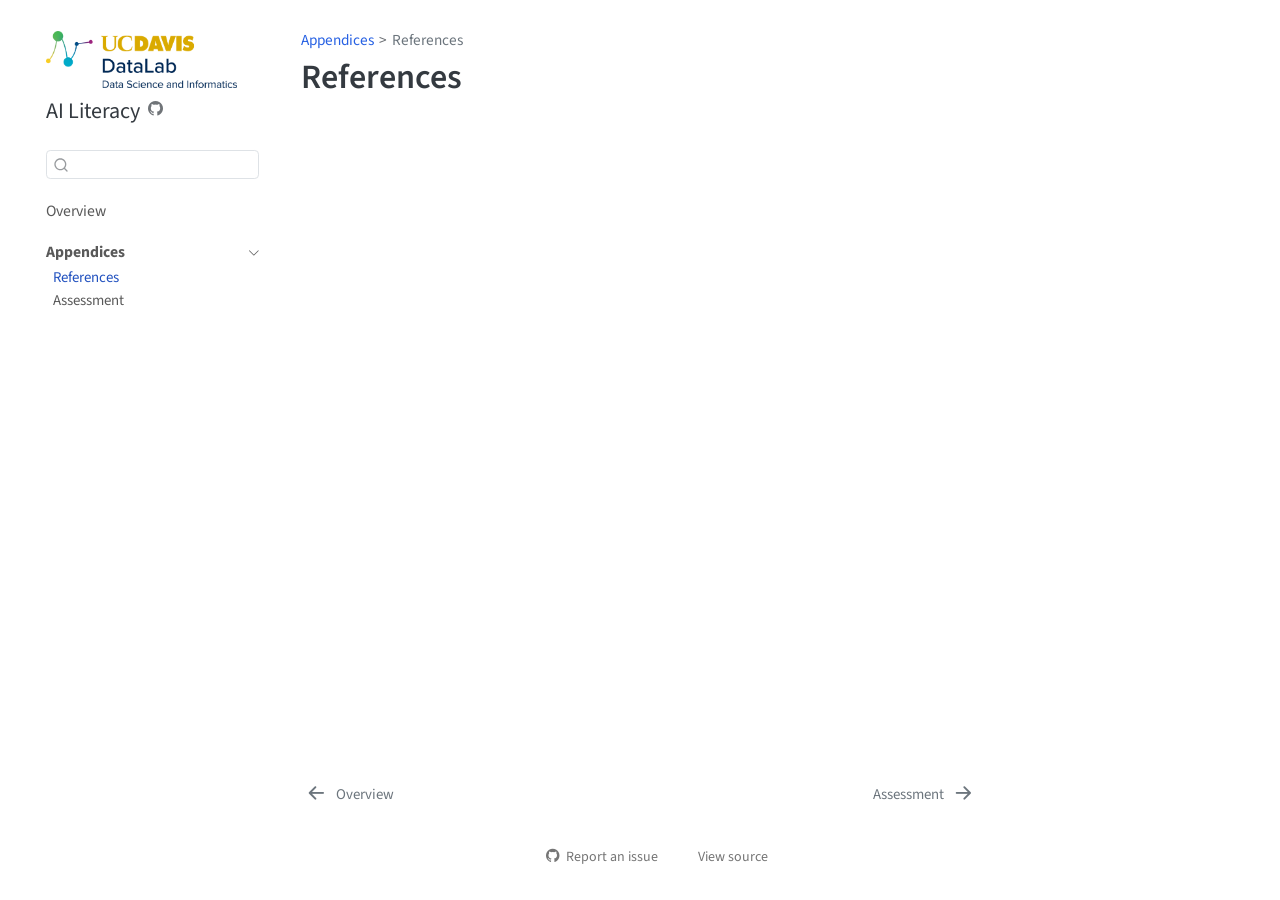
<file: chapters/references.html>
<!DOCTYPE html>
<html xmlns="http://www.w3.org/1999/xhtml" lang="en" xml:lang="en"><head>

<meta charset="utf-8">
<meta name="generator" content="quarto-1.8.27">

<meta name="viewport" content="width=device-width, initial-scale=1.0, user-scalable=yes">

<meta name="description" content="Reader for the AI Literacy workshop series.">

<title>References – AI Literacy</title>
<style>
code{white-space: pre-wrap;}
span.smallcaps{font-variant: small-caps;}
div.columns{display: flex; gap: min(4vw, 1.5em);}
div.column{flex: auto; overflow-x: auto;}
div.hanging-indent{margin-left: 1.5em; text-indent: -1.5em;}
ul.task-list{list-style: none;}
ul.task-list li input[type="checkbox"] {
  width: 0.8em;
  margin: 0 0.8em 0.2em -1em; /* quarto-specific, see https://github.com/quarto-dev/quarto-cli/issues/4556 */ 
  vertical-align: middle;
}
</style>


<script src="../site_libs/quarto-nav/quarto-nav.js"></script>
<script src="../site_libs/quarto-nav/headroom.min.js"></script>
<script src="../site_libs/clipboard/clipboard.min.js"></script>
<script src="../site_libs/quarto-search/autocomplete.umd.js"></script>
<script src="../site_libs/quarto-search/fuse.min.js"></script>
<script src="../site_libs/quarto-search/quarto-search.js"></script>
<meta name="quarto:offset" content="../">
<link href="../chapters/assessment.html" rel="next">
<link href="../index.html" rel="prev">
<link href="..//images/logos/datalab-logo_square_150x150.png" rel="icon" type="image/png">
<script src="../site_libs/quarto-html/quarto.js" type="module"></script>
<script src="../site_libs/quarto-html/tabsets/tabsets.js" type="module"></script>
<script src="../site_libs/quarto-html/axe/axe-check.js" type="module"></script>
<script src="../site_libs/quarto-html/popper.min.js"></script>
<script src="../site_libs/quarto-html/tippy.umd.min.js"></script>
<script src="../site_libs/quarto-html/anchor.min.js"></script>
<link href="../site_libs/quarto-html/tippy.css" rel="stylesheet">
<link href="../site_libs/quarto-html/quarto-syntax-highlighting-ed96de9b727972fe78a7b5d16c58bf87.css" rel="stylesheet" id="quarto-text-highlighting-styles">
<script src="../site_libs/bootstrap/bootstrap.min.js"></script>
<link href="../site_libs/bootstrap/bootstrap-icons.css" rel="stylesheet">
<link href="../site_libs/bootstrap/bootstrap-961636dc24a3dd519b1fdeaae1f2bae4.min.css" rel="stylesheet" append-hash="true" id="quarto-bootstrap" data-mode="light">
<script id="quarto-search-options" type="application/json">{
  "location": "sidebar",
  "copy-button": false,
  "collapse-after": 3,
  "panel-placement": "start",
  "type": "textbox",
  "limit": 50,
  "keyboard-shortcut": [
    "f",
    "/",
    "s"
  ],
  "show-item-context": false,
  "language": {
    "search-no-results-text": "No results",
    "search-matching-documents-text": "matching documents",
    "search-copy-link-title": "Copy link to search",
    "search-hide-matches-text": "Hide additional matches",
    "search-more-match-text": "more match in this document",
    "search-more-matches-text": "more matches in this document",
    "search-clear-button-title": "Clear",
    "search-text-placeholder": "",
    "search-detached-cancel-button-title": "Cancel",
    "search-submit-button-title": "Submit",
    "search-label": "Search"
  }
}</script>
<style>
.callout.callout-style-default .callout-body {
  padding: 0 1.5rem 0;
}
.cell-output-stdout {
  overflow-y: scroll;
  max-height: 30rem;
  margin-bottom: 0.75rem;
}
#quarto-sidebar a.text-start {
  margin-top: 1rem;
  font-weight: bold;
}
</style>


<meta property="og:title" content="References – AI Literacy">
<meta property="og:description" content="Reader for the AI Literacy workshop series.">
<meta property="og:image" content="https://ucdavisdatalab.github.io/workshop_ai_literacy/images/logos/datalab-logo_opengraph_1200x630.png">
<meta property="og:site_name" content="AI Literacy">
<meta property="og:image:height" content="630">
<meta property="og:image:width" content="1200">
<meta name="twitter:title" content="References – AI Literacy">
<meta name="twitter:description" content="Reader for the AI Literacy workshop series.">
<meta name="twitter:image" content="https://ucdavisdatalab.github.io/workshop_ai_literacy/images/logos/datalab-logo_opengraph_1200x630.png">
<meta name="twitter:image-height" content="630">
<meta name="twitter:image-width" content="1200">
<meta name="twitter:card" content="summary_large_image">
</head>

<body class="nav-sidebar floating quarto-light">

<div id="quarto-search-results"></div>
  <header id="quarto-header" class="headroom fixed-top">
  <nav class="quarto-secondary-nav">
    <div class="container-fluid d-flex">
      <button type="button" class="quarto-btn-toggle btn" data-bs-toggle="collapse" role="button" data-bs-target=".quarto-sidebar-collapse-item" aria-controls="quarto-sidebar" aria-expanded="false" aria-label="Toggle sidebar navigation" onclick="if (window.quartoToggleHeadroom) { window.quartoToggleHeadroom(); }">
        <i class="bi bi-layout-text-sidebar-reverse"></i>
      </button>
        <nav class="quarto-page-breadcrumbs" aria-label="breadcrumb"><ol class="breadcrumb"><li class="breadcrumb-item"><a href="../chapters/references.html">Appendices</a></li><li class="breadcrumb-item"><a href="../chapters/references.html">References</a></li></ol></nav>
        <a class="flex-grow-1" role="navigation" data-bs-toggle="collapse" data-bs-target=".quarto-sidebar-collapse-item" aria-controls="quarto-sidebar" aria-expanded="false" aria-label="Toggle sidebar navigation" onclick="if (window.quartoToggleHeadroom) { window.quartoToggleHeadroom(); }">      
        </a>
      <button type="button" class="btn quarto-search-button" aria-label="Search" onclick="window.quartoOpenSearch();">
        <i class="bi bi-search"></i>
      </button>
    </div>
  </nav>
</header>
<!-- content -->
<div id="quarto-content" class="quarto-container page-columns page-rows-contents page-layout-article">
<!-- sidebar -->
  <nav id="quarto-sidebar" class="sidebar collapse collapse-horizontal quarto-sidebar-collapse-item sidebar-navigation floating overflow-auto">
    <div class="pt-lg-2 mt-2 text-left sidebar-header sidebar-header-stacked">
      <a href="https://datalab.ucdavis.edu/" class="sidebar-logo-link">
      <img src="../images/logos/datalab-logo-full-color-rgb.png" alt="The logo of the UC Davis DataLab." class="sidebar-logo light-content py-0 d-lg-inline d-none">
      <img src="../images/logos/datalab-logo-full-color-rgb.png" alt="The logo of the UC Davis DataLab." class="sidebar-logo dark-content py-0 d-lg-inline d-none">
      </a>
    <div class="sidebar-title mb-0 py-0">
      <a href="../">AI Literacy</a> 
        <div class="sidebar-tools-main">
    <a href="https://github.com/ucdavisdatalab/workshop_ai_literacy" title="Source Code" class="quarto-navigation-tool px-1" aria-label="Source Code"><i class="bi bi-github"></i></a>
</div>
    </div>
      </div>
        <div class="mt-2 flex-shrink-0 align-items-center">
        <div class="sidebar-search">
        <div id="quarto-search" class="" title="Search"></div>
        </div>
        </div>
    <div class="sidebar-menu-container"> 
    <ul class="list-unstyled mt-1">
        <li class="sidebar-item">
  <div class="sidebar-item-container"> 
  <a href="../index.html" class="sidebar-item-text sidebar-link">
 <span class="menu-text">Overview</span></a>
  </div>
</li>
        <li class="sidebar-item sidebar-item-section">
      <div class="sidebar-item-container"> 
            <a class="sidebar-item-text sidebar-link text-start" data-bs-toggle="collapse" data-bs-target="#quarto-sidebar-section-1" role="navigation" aria-expanded="true">
 <span class="menu-text">Appendices</span></a>
          <a class="sidebar-item-toggle text-start" data-bs-toggle="collapse" data-bs-target="#quarto-sidebar-section-1" role="navigation" aria-expanded="true" aria-label="Toggle section">
            <i class="bi bi-chevron-right ms-2"></i>
          </a> 
      </div>
      <ul id="quarto-sidebar-section-1" class="collapse list-unstyled sidebar-section depth1 show">  
          <li class="sidebar-item">
  <div class="sidebar-item-container"> 
  <a href="../chapters/references.html" class="sidebar-item-text sidebar-link active">
 <span class="menu-text">References</span></a>
  </div>
</li>
          <li class="sidebar-item">
  <div class="sidebar-item-container"> 
  <a href="../chapters/assessment.html" class="sidebar-item-text sidebar-link">
 <span class="menu-text">Assessment</span></a>
  </div>
</li>
      </ul>
  </li>
    </ul>
    </div>
</nav>
<div id="quarto-sidebar-glass" class="quarto-sidebar-collapse-item" data-bs-toggle="collapse" data-bs-target=".quarto-sidebar-collapse-item"></div>
<!-- margin-sidebar -->
    <div id="quarto-margin-sidebar" class="sidebar margin-sidebar zindex-bottom">
        
    </div>
<!-- main -->
<main class="content" id="quarto-document-content">

<header id="title-block-header" class="quarto-title-block default"><nav class="quarto-page-breadcrumbs quarto-title-breadcrumbs d-none d-lg-block" aria-label="breadcrumb"><ol class="breadcrumb"><li class="breadcrumb-item"><a href="../chapters/references.html">Appendices</a></li><li class="breadcrumb-item"><a href="../chapters/references.html">References</a></li></ol></nav>
<div class="quarto-title">
<h1 class="title">References</h1>
</div>



<div class="quarto-title-meta">

    
  
    
  </div>
  


</header>


<!-- Uncomment for autogenerated BibTeX or BibLaTeX references.
::: {#refs}
:::
-->



</main> <!-- /main -->
<script id="quarto-html-after-body" type="application/javascript">
  window.document.addEventListener("DOMContentLoaded", function (event) {
    const icon = "";
    const anchorJS = new window.AnchorJS();
    anchorJS.options = {
      placement: 'right',
      icon: icon
    };
    anchorJS.add('.anchored');
    const isCodeAnnotation = (el) => {
      for (const clz of el.classList) {
        if (clz.startsWith('code-annotation-')) {                     
          return true;
        }
      }
      return false;
    }
    const onCopySuccess = function(e) {
      // button target
      const button = e.trigger;
      // don't keep focus
      button.blur();
      // flash "checked"
      button.classList.add('code-copy-button-checked');
      var currentTitle = button.getAttribute("title");
      button.setAttribute("title", "Copied!");
      let tooltip;
      if (window.bootstrap) {
        button.setAttribute("data-bs-toggle", "tooltip");
        button.setAttribute("data-bs-placement", "left");
        button.setAttribute("data-bs-title", "Copied!");
        tooltip = new bootstrap.Tooltip(button, 
          { trigger: "manual", 
            customClass: "code-copy-button-tooltip",
            offset: [0, -8]});
        tooltip.show();    
      }
      setTimeout(function() {
        if (tooltip) {
          tooltip.hide();
          button.removeAttribute("data-bs-title");
          button.removeAttribute("data-bs-toggle");
          button.removeAttribute("data-bs-placement");
        }
        button.setAttribute("title", currentTitle);
        button.classList.remove('code-copy-button-checked');
      }, 1000);
      // clear code selection
      e.clearSelection();
    }
    const getTextToCopy = function(trigger) {
      const outerScaffold = trigger.parentElement.cloneNode(true);
      const codeEl = outerScaffold.querySelector('code');
      for (const childEl of codeEl.children) {
        if (isCodeAnnotation(childEl)) {
          childEl.remove();
        }
      }
      return codeEl.innerText;
    }
    const clipboard = new window.ClipboardJS('.code-copy-button:not([data-in-quarto-modal])', {
      text: getTextToCopy
    });
    clipboard.on('success', onCopySuccess);
    if (window.document.getElementById('quarto-embedded-source-code-modal')) {
      const clipboardModal = new window.ClipboardJS('.code-copy-button[data-in-quarto-modal]', {
        text: getTextToCopy,
        container: window.document.getElementById('quarto-embedded-source-code-modal')
      });
      clipboardModal.on('success', onCopySuccess);
    }
      var localhostRegex = new RegExp(/^(?:http|https):\/\/localhost\:?[0-9]*\//);
      var mailtoRegex = new RegExp(/^mailto:/);
        var filterRegex = new RegExp("https:\/\/ucdavisdatalab\.github\.io\/workshop_ai_literacy");
      var isInternal = (href) => {
          return filterRegex.test(href) || localhostRegex.test(href) || mailtoRegex.test(href);
      }
      // Inspect non-navigation links and adorn them if external
     var links = window.document.querySelectorAll('a[href]:not(.nav-link):not(.navbar-brand):not(.toc-action):not(.sidebar-link):not(.sidebar-item-toggle):not(.pagination-link):not(.no-external):not([aria-hidden]):not(.dropdown-item):not(.quarto-navigation-tool):not(.about-link)');
      for (var i=0; i<links.length; i++) {
        const link = links[i];
        if (!isInternal(link.href)) {
          // undo the damage that might have been done by quarto-nav.js in the case of
          // links that we want to consider external
          if (link.dataset.originalHref !== undefined) {
            link.href = link.dataset.originalHref;
          }
        }
      }
    function tippyHover(el, contentFn, onTriggerFn, onUntriggerFn) {
      const config = {
        allowHTML: true,
        maxWidth: 500,
        delay: 100,
        arrow: false,
        appendTo: function(el) {
            return el.parentElement;
        },
        interactive: true,
        interactiveBorder: 10,
        theme: 'quarto',
        placement: 'bottom-start',
      };
      if (contentFn) {
        config.content = contentFn;
      }
      if (onTriggerFn) {
        config.onTrigger = onTriggerFn;
      }
      if (onUntriggerFn) {
        config.onUntrigger = onUntriggerFn;
      }
      window.tippy(el, config); 
    }
    const noterefs = window.document.querySelectorAll('a[role="doc-noteref"]');
    for (var i=0; i<noterefs.length; i++) {
      const ref = noterefs[i];
      tippyHover(ref, function() {
        // use id or data attribute instead here
        let href = ref.getAttribute('data-footnote-href') || ref.getAttribute('href');
        try { href = new URL(href).hash; } catch {}
        const id = href.replace(/^#\/?/, "");
        const note = window.document.getElementById(id);
        if (note) {
          return note.innerHTML;
        } else {
          return "";
        }
      });
    }
    const xrefs = window.document.querySelectorAll('a.quarto-xref');
    const processXRef = (id, note) => {
      // Strip column container classes
      const stripColumnClz = (el) => {
        el.classList.remove("page-full", "page-columns");
        if (el.children) {
          for (const child of el.children) {
            stripColumnClz(child);
          }
        }
      }
      stripColumnClz(note)
      if (id === null || id.startsWith('sec-')) {
        // Special case sections, only their first couple elements
        const container = document.createElement("div");
        if (note.children && note.children.length > 2) {
          container.appendChild(note.children[0].cloneNode(true));
          for (let i = 1; i < note.children.length; i++) {
            const child = note.children[i];
            if (child.tagName === "P" && child.innerText === "") {
              continue;
            } else {
              container.appendChild(child.cloneNode(true));
              break;
            }
          }
          if (window.Quarto?.typesetMath) {
            window.Quarto.typesetMath(container);
          }
          return container.innerHTML
        } else {
          if (window.Quarto?.typesetMath) {
            window.Quarto.typesetMath(note);
          }
          return note.innerHTML;
        }
      } else {
        // Remove any anchor links if they are present
        const anchorLink = note.querySelector('a.anchorjs-link');
        if (anchorLink) {
          anchorLink.remove();
        }
        if (window.Quarto?.typesetMath) {
          window.Quarto.typesetMath(note);
        }
        if (note.classList.contains("callout")) {
          return note.outerHTML;
        } else {
          return note.innerHTML;
        }
      }
    }
    for (var i=0; i<xrefs.length; i++) {
      const xref = xrefs[i];
      tippyHover(xref, undefined, function(instance) {
        instance.disable();
        let url = xref.getAttribute('href');
        let hash = undefined; 
        if (url.startsWith('#')) {
          hash = url;
        } else {
          try { hash = new URL(url).hash; } catch {}
        }
        if (hash) {
          const id = hash.replace(/^#\/?/, "");
          const note = window.document.getElementById(id);
          if (note !== null) {
            try {
              const html = processXRef(id, note.cloneNode(true));
              instance.setContent(html);
            } finally {
              instance.enable();
              instance.show();
            }
          } else {
            // See if we can fetch this
            fetch(url.split('#')[0])
            .then(res => res.text())
            .then(html => {
              const parser = new DOMParser();
              const htmlDoc = parser.parseFromString(html, "text/html");
              const note = htmlDoc.getElementById(id);
              if (note !== null) {
                const html = processXRef(id, note);
                instance.setContent(html);
              } 
            }).finally(() => {
              instance.enable();
              instance.show();
            });
          }
        } else {
          // See if we can fetch a full url (with no hash to target)
          // This is a special case and we should probably do some content thinning / targeting
          fetch(url)
          .then(res => res.text())
          .then(html => {
            const parser = new DOMParser();
            const htmlDoc = parser.parseFromString(html, "text/html");
            const note = htmlDoc.querySelector('main.content');
            if (note !== null) {
              // This should only happen for chapter cross references
              // (since there is no id in the URL)
              // remove the first header
              if (note.children.length > 0 && note.children[0].tagName === "HEADER") {
                note.children[0].remove();
              }
              const html = processXRef(null, note);
              instance.setContent(html);
            } 
          }).finally(() => {
            instance.enable();
            instance.show();
          });
        }
      }, function(instance) {
      });
    }
        let selectedAnnoteEl;
        const selectorForAnnotation = ( cell, annotation) => {
          let cellAttr = 'data-code-cell="' + cell + '"';
          let lineAttr = 'data-code-annotation="' +  annotation + '"';
          const selector = 'span[' + cellAttr + '][' + lineAttr + ']';
          return selector;
        }
        const selectCodeLines = (annoteEl) => {
          const doc = window.document;
          const targetCell = annoteEl.getAttribute("data-target-cell");
          const targetAnnotation = annoteEl.getAttribute("data-target-annotation");
          const annoteSpan = window.document.querySelector(selectorForAnnotation(targetCell, targetAnnotation));
          const lines = annoteSpan.getAttribute("data-code-lines").split(",");
          const lineIds = lines.map((line) => {
            return targetCell + "-" + line;
          })
          let top = null;
          let height = null;
          let parent = null;
          if (lineIds.length > 0) {
              //compute the position of the single el (top and bottom and make a div)
              const el = window.document.getElementById(lineIds[0]);
              top = el.offsetTop;
              height = el.offsetHeight;
              parent = el.parentElement.parentElement;
            if (lineIds.length > 1) {
              const lastEl = window.document.getElementById(lineIds[lineIds.length - 1]);
              const bottom = lastEl.offsetTop + lastEl.offsetHeight;
              height = bottom - top;
            }
            if (top !== null && height !== null && parent !== null) {
              // cook up a div (if necessary) and position it 
              let div = window.document.getElementById("code-annotation-line-highlight");
              if (div === null) {
                div = window.document.createElement("div");
                div.setAttribute("id", "code-annotation-line-highlight");
                div.style.position = 'absolute';
                parent.appendChild(div);
              }
              div.style.top = top - 2 + "px";
              div.style.height = height + 4 + "px";
              div.style.left = 0;
              let gutterDiv = window.document.getElementById("code-annotation-line-highlight-gutter");
              if (gutterDiv === null) {
                gutterDiv = window.document.createElement("div");
                gutterDiv.setAttribute("id", "code-annotation-line-highlight-gutter");
                gutterDiv.style.position = 'absolute';
                const codeCell = window.document.getElementById(targetCell);
                const gutter = codeCell.querySelector('.code-annotation-gutter');
                gutter.appendChild(gutterDiv);
              }
              gutterDiv.style.top = top - 2 + "px";
              gutterDiv.style.height = height + 4 + "px";
            }
            selectedAnnoteEl = annoteEl;
          }
        };
        const unselectCodeLines = () => {
          const elementsIds = ["code-annotation-line-highlight", "code-annotation-line-highlight-gutter"];
          elementsIds.forEach((elId) => {
            const div = window.document.getElementById(elId);
            if (div) {
              div.remove();
            }
          });
          selectedAnnoteEl = undefined;
        };
          // Handle positioning of the toggle
      window.addEventListener(
        "resize",
        throttle(() => {
          elRect = undefined;
          if (selectedAnnoteEl) {
            selectCodeLines(selectedAnnoteEl);
          }
        }, 10)
      );
      function throttle(fn, ms) {
      let throttle = false;
      let timer;
        return (...args) => {
          if(!throttle) { // first call gets through
              fn.apply(this, args);
              throttle = true;
          } else { // all the others get throttled
              if(timer) clearTimeout(timer); // cancel #2
              timer = setTimeout(() => {
                fn.apply(this, args);
                timer = throttle = false;
              }, ms);
          }
        };
      }
        // Attach click handler to the DT
        const annoteDls = window.document.querySelectorAll('dt[data-target-cell]');
        for (const annoteDlNode of annoteDls) {
          annoteDlNode.addEventListener('click', (event) => {
            const clickedEl = event.target;
            if (clickedEl !== selectedAnnoteEl) {
              unselectCodeLines();
              const activeEl = window.document.querySelector('dt[data-target-cell].code-annotation-active');
              if (activeEl) {
                activeEl.classList.remove('code-annotation-active');
              }
              selectCodeLines(clickedEl);
              clickedEl.classList.add('code-annotation-active');
            } else {
              // Unselect the line
              unselectCodeLines();
              clickedEl.classList.remove('code-annotation-active');
            }
          });
        }
    const findCites = (el) => {
      const parentEl = el.parentElement;
      if (parentEl) {
        const cites = parentEl.dataset.cites;
        if (cites) {
          return {
            el,
            cites: cites.split(' ')
          };
        } else {
          return findCites(el.parentElement)
        }
      } else {
        return undefined;
      }
    };
    var bibliorefs = window.document.querySelectorAll('a[role="doc-biblioref"]');
    for (var i=0; i<bibliorefs.length; i++) {
      const ref = bibliorefs[i];
      const citeInfo = findCites(ref);
      if (citeInfo) {
        tippyHover(citeInfo.el, function() {
          var popup = window.document.createElement('div');
          citeInfo.cites.forEach(function(cite) {
            var citeDiv = window.document.createElement('div');
            citeDiv.classList.add('hanging-indent');
            citeDiv.classList.add('csl-entry');
            var biblioDiv = window.document.getElementById('ref-' + cite);
            if (biblioDiv) {
              citeDiv.innerHTML = biblioDiv.innerHTML;
            }
            popup.appendChild(citeDiv);
          });
          return popup.innerHTML;
        });
      }
    }
  });
  </script>
<nav class="page-navigation">
  <div class="nav-page nav-page-previous">
      <a href="../index.html" class="pagination-link" aria-label="Overview">
        <i class="bi bi-arrow-left-short"></i> <span class="nav-page-text">Overview</span>
      </a>          
  </div>
  <div class="nav-page nav-page-next">
      <a href="../chapters/assessment.html" class="pagination-link" aria-label="Assessment">
        <span class="nav-page-text">Assessment</span> <i class="bi bi-arrow-right-short"></i>
      </a>
  </div>
</nav>
</div> <!-- /content -->




<footer class="footer"><div class="nav-footer"><div class="nav-footer-center"><div class="toc-actions"><ul><li><a href="https://github.com/ucdavisdatalab/workshop_ai_literacy/issues/new" class="toc-action"><i class="bi bi-github"></i>Report an issue</a></li><li><a href="https://github.com/ucdavisdatalab/workshop_ai_literacy/blob/main/chapters/references.qmd" class="toc-action"><i class="bi empty"></i>View source</a></li></ul></div></div></div></footer></body></html>
</file>
<file: site_libs/quarto-html/tippy.css>
.tippy-box[data-animation=fade][data-state=hidden]{opacity:0}[data-tippy-root]{max-width:calc(100vw - 10px)}.tippy-box{position:relative;background-color:#333;color:#fff;border-radius:4px;font-size:14px;line-height:1.4;white-space:normal;outline:0;transition-property:transform,visibility,opacity}.tippy-box[data-placement^=top]>.tippy-arrow{bottom:0}.tippy-box[data-placement^=top]>.tippy-arrow:before{bottom:-7px;left:0;border-width:8px 8px 0;border-top-color:initial;transform-origin:center top}.tippy-box[data-placement^=bottom]>.tippy-arrow{top:0}.tippy-box[data-placement^=bottom]>.tippy-arrow:before{top:-7px;left:0;border-width:0 8px 8px;border-bottom-color:initial;transform-origin:center bottom}.tippy-box[data-placement^=left]>.tippy-arrow{right:0}.tippy-box[data-placement^=left]>.tippy-arrow:before{border-width:8px 0 8px 8px;border-left-color:initial;right:-7px;transform-origin:center left}.tippy-box[data-placement^=right]>.tippy-arrow{left:0}.tippy-box[data-placement^=right]>.tippy-arrow:before{left:-7px;border-width:8px 8px 8px 0;border-right-color:initial;transform-origin:center right}.tippy-box[data-inertia][data-state=visible]{transition-timing-function:cubic-bezier(.54,1.5,.38,1.11)}.tippy-arrow{width:16px;height:16px;color:#333}.tippy-arrow:before{content:"";position:absolute;border-color:transparent;border-style:solid}.tippy-content{position:relative;padding:5px 9px;z-index:1}
</file>
<file: site_libs/quarto-html/quarto-syntax-highlighting-ed96de9b727972fe78a7b5d16c58bf87.css>
/* quarto syntax highlight colors */
:root {
  --quarto-hl-ot-color: #003B4F;
  --quarto-hl-at-color: #657422;
  --quarto-hl-ss-color: #20794D;
  --quarto-hl-an-color: #5E5E5E;
  --quarto-hl-fu-color: #4758AB;
  --quarto-hl-st-color: #20794D;
  --quarto-hl-cf-color: #003B4F;
  --quarto-hl-op-color: #5E5E5E;
  --quarto-hl-er-color: #AD0000;
  --quarto-hl-bn-color: #AD0000;
  --quarto-hl-al-color: #AD0000;
  --quarto-hl-va-color: #111111;
  --quarto-hl-bu-color: inherit;
  --quarto-hl-ex-color: inherit;
  --quarto-hl-pp-color: #AD0000;
  --quarto-hl-in-color: #5E5E5E;
  --quarto-hl-vs-color: #20794D;
  --quarto-hl-wa-color: #5E5E5E;
  --quarto-hl-do-color: #5E5E5E;
  --quarto-hl-im-color: #00769E;
  --quarto-hl-ch-color: #20794D;
  --quarto-hl-dt-color: #AD0000;
  --quarto-hl-fl-color: #AD0000;
  --quarto-hl-co-color: #5E5E5E;
  --quarto-hl-cv-color: #5E5E5E;
  --quarto-hl-cn-color: #8f5902;
  --quarto-hl-sc-color: #5E5E5E;
  --quarto-hl-dv-color: #AD0000;
  --quarto-hl-kw-color: #003B4F;
}

/* other quarto variables */
:root {
  --quarto-font-monospace: SFMono-Regular, Menlo, Monaco, Consolas, "Liberation Mono", "Courier New", monospace;
}

/* syntax highlight based on Pandoc's rules */
pre > code.sourceCode > span {
  color: #003B4F;
}

code.sourceCode > span {
  color: #003B4F;
}

div.sourceCode,
div.sourceCode pre.sourceCode {
  color: #003B4F;
}

/* Normal */
code span {
  color: #003B4F;
}

/* Alert */
code span.al {
  color: #AD0000;
  font-style: inherit;
}

/* Annotation */
code span.an {
  color: #5E5E5E;
  font-style: inherit;
}

/* Attribute */
code span.at {
  color: #657422;
  font-style: inherit;
}

/* BaseN */
code span.bn {
  color: #AD0000;
  font-style: inherit;
}

/* BuiltIn */
code span.bu {
  font-style: inherit;
}

/* ControlFlow */
code span.cf {
  color: #003B4F;
  font-weight: bold;
  font-style: inherit;
}

/* Char */
code span.ch {
  color: #20794D;
  font-style: inherit;
}

/* Constant */
code span.cn {
  color: #8f5902;
  font-style: inherit;
}

/* Comment */
code span.co {
  color: #5E5E5E;
  font-style: inherit;
}

/* CommentVar */
code span.cv {
  color: #5E5E5E;
  font-style: italic;
}

/* Documentation */
code span.do {
  color: #5E5E5E;
  font-style: italic;
}

/* DataType */
code span.dt {
  color: #AD0000;
  font-style: inherit;
}

/* DecVal */
code span.dv {
  color: #AD0000;
  font-style: inherit;
}

/* Error */
code span.er {
  color: #AD0000;
  font-style: inherit;
}

/* Extension */
code span.ex {
  font-style: inherit;
}

/* Float */
code span.fl {
  color: #AD0000;
  font-style: inherit;
}

/* Function */
code span.fu {
  color: #4758AB;
  font-style: inherit;
}

/* Import */
code span.im {
  color: #00769E;
  font-style: inherit;
}

/* Information */
code span.in {
  color: #5E5E5E;
  font-style: inherit;
}

/* Keyword */
code span.kw {
  color: #003B4F;
  font-weight: bold;
  font-style: inherit;
}

/* Operator */
code span.op {
  color: #5E5E5E;
  font-style: inherit;
}

/* Other */
code span.ot {
  color: #003B4F;
  font-style: inherit;
}

/* Preprocessor */
code span.pp {
  color: #AD0000;
  font-style: inherit;
}

/* SpecialChar */
code span.sc {
  color: #5E5E5E;
  font-style: inherit;
}

/* SpecialString */
code span.ss {
  color: #20794D;
  font-style: inherit;
}

/* String */
code span.st {
  color: #20794D;
  font-style: inherit;
}

/* Variable */
code span.va {
  color: #111111;
  font-style: inherit;
}

/* VerbatimString */
code span.vs {
  color: #20794D;
  font-style: inherit;
}

/* Warning */
code span.wa {
  color: #5E5E5E;
  font-style: italic;
}

.prevent-inlining {
  content: "</";
}

/*# sourceMappingURL=0920dd6d7437995b8cdf7429764427b1.css.map */
</file>
